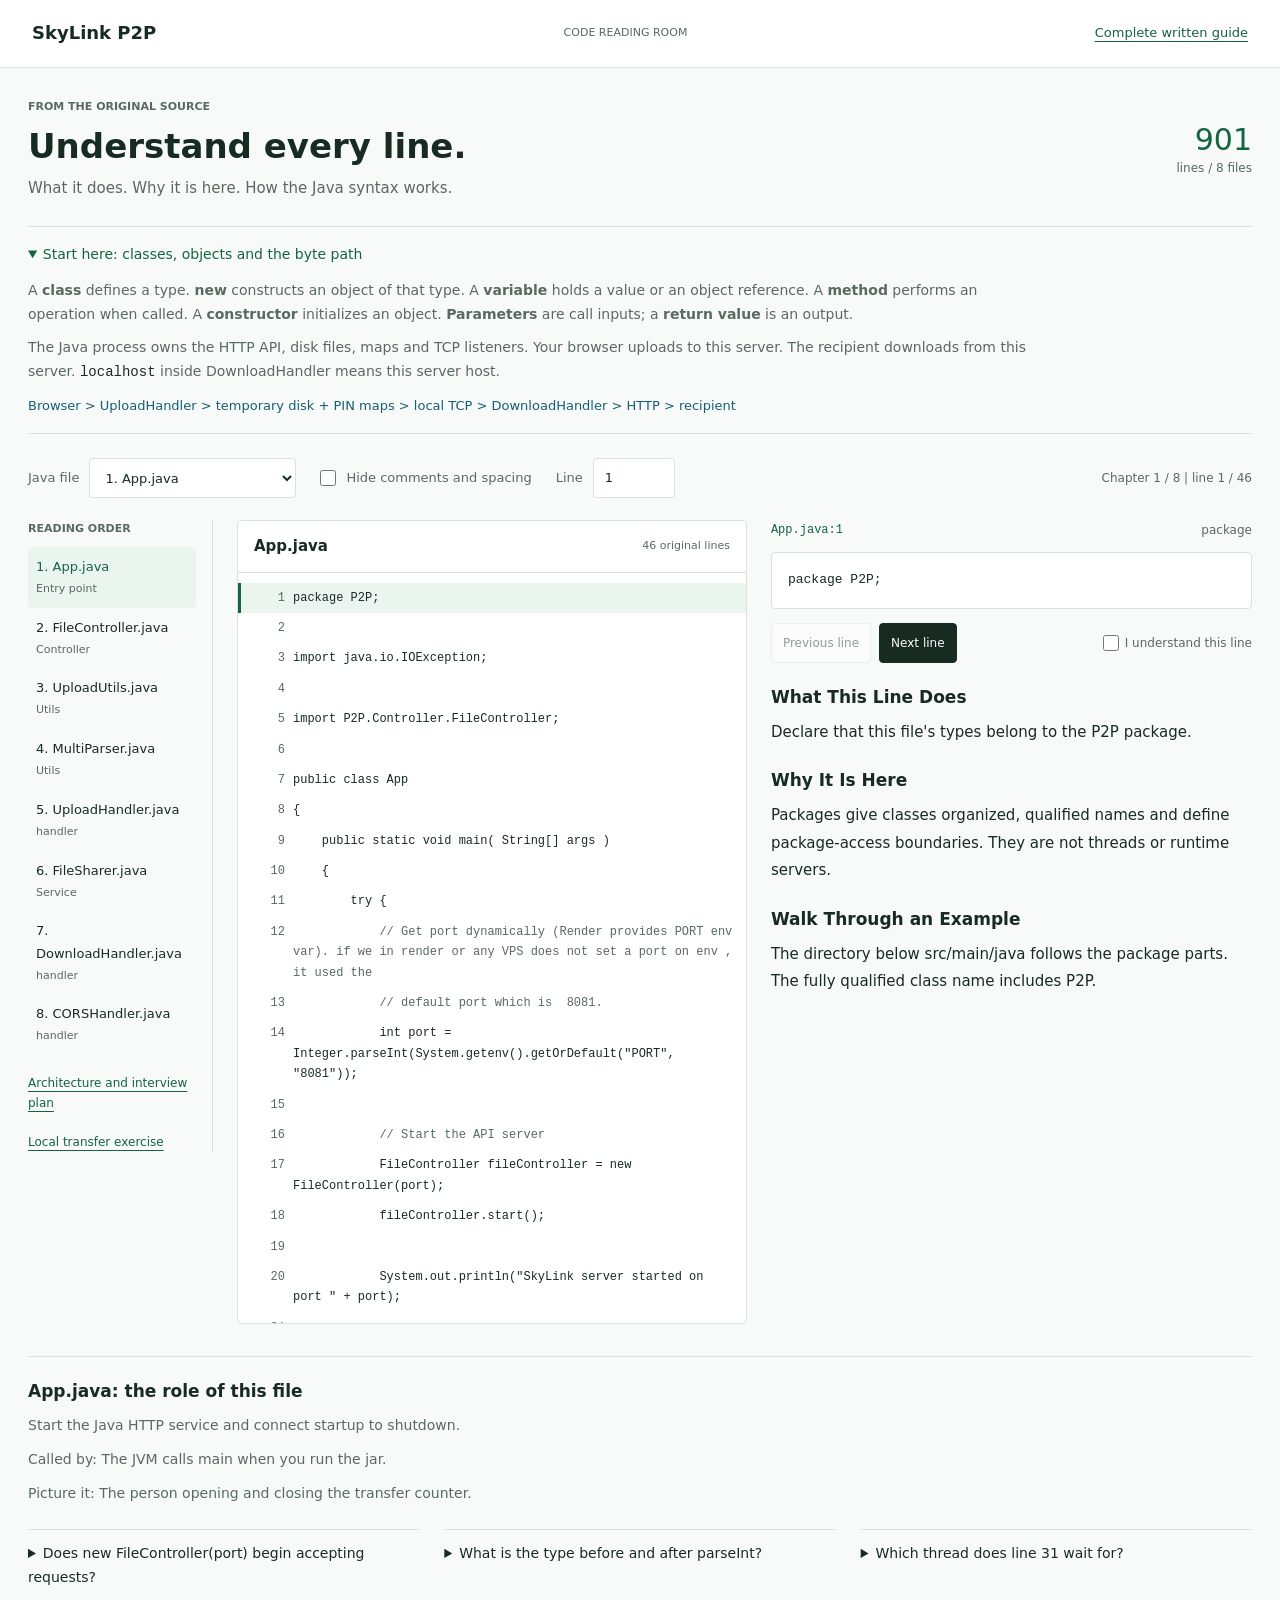
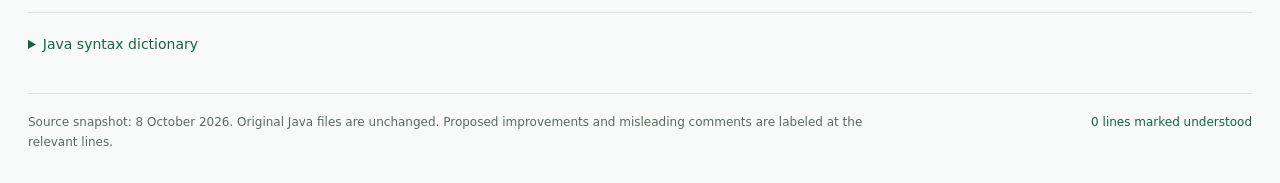
<file: docs/code-walkthrough/index.html>
<!doctype html>
<html lang="en">
<head><meta charset="utf-8"><meta name="viewport" content="width=device-width, initial-scale=1"><title>SkyLink P2P | Every Line Explained</title><link rel="stylesheet" href="reader.css"></head>
<body>
<header><a href="../learning/index.html">SkyLink P2P</a><span>CODE READING ROOM</span><a href="../LINE_BY_LINE_GUIDE.md">Complete written guide</a></header>
<main>
  <div class="heading"><div><p class="eyebrow">FROM THE ORIGINAL SOURCE</p><h1>Understand every line.</h1><p>What it does. Why it is here. How the Java syntax works.</p></div><div class="coverage"><strong id="total-lines">901</strong><span>lines / 8 files</span></div></div>
  <details class="foundations" open><summary>Start here: classes, objects and the byte path</summary><div><p>A <strong>class</strong> defines a type. <strong>new</strong> constructs an object of that type. A <strong>variable</strong> holds a value or an object reference. A <strong>method</strong> performs an operation when called. A <strong>constructor</strong> initializes an object. <strong>Parameters</strong> are call inputs; a <strong>return value</strong> is an output.</p><p>The Java process owns the HTTP API, disk files, maps and TCP listeners. Your browser uploads to this server. The recipient downloads from this server. <code>localhost</code> inside DownloadHandler means this server host.</p><p class="byte-path">Browser &gt; UploadHandler &gt; temporary disk + PIN maps &gt; local TCP &gt; DownloadHandler &gt; HTTP &gt; recipient</p></div></details>
  <div class="toolbar"><label>Java file<select id="file-select" aria-label="Select Java file"></select></label><label class="mode"><input id="code-only" type="checkbox"> Hide comments and spacing</label><label class="line-jump">Line<input id="line-jump" type="number" min="1" value="1" aria-label="Jump to source line"></label><span id="file-position"></span></div>
  <div class="reader">
    <aside><p class="eyebrow">READING ORDER</p><div id="file-tree"></div><a href="../INTERVIEW_PREP.md">Architecture and interview plan</a><a href="../HOW_TO_RUN.md">Local transfer exercise</a></aside>
    <section class="source-panel"><div class="pane-title"><h2 id="source-name">App.java</h2><span id="source-count"></span></div><div id="source-lines" aria-label="Original Java source"></div></section>
    <section class="explanation"><div class="selected-meta"><span id="selected-location"></span><span id="line-kind"></span></div><pre id="selected-code"></pre><div class="line-navigation"><button id="prev">Previous line</button><button id="next">Next line</button><label><input id="understood" type="checkbox"> I understand this line</label></div><div id="line-teaching" aria-live="polite"><h2>What This Line Does</h2><p id="what"></p><h2>Why It Is Here</h2><p id="why"></p><div id="example-section"><h2>Walk Through an Example</h2><p id="example"></p></div><div id="caution-section" class="caution"><h2>Actual Behavior</h2><p id="caution"></p></div><details id="syntax-section" open><summary>Read the syntax</summary><dl id="syntax"></dl></details></div></section>
  </div>
  <section class="file-context"><h2 id="context-title"></h2><p id="purpose"></p><p id="caller"></p><p id="analogy"></p><div id="checks"></div></section>
  <details class="dictionary"><summary>Java syntax dictionary</summary><dl id="dictionary"></dl></details>
  <footer><p>Source snapshot: 8 October 2026. Original Java files are unchanged. Proposed improvements and misleading comments are labeled at the relevant lines.</p><p id="progress"></p></footer>
</main>
<script src="snapshot.js"></script><script src="reader.js"></script>
</body></html>
</file>
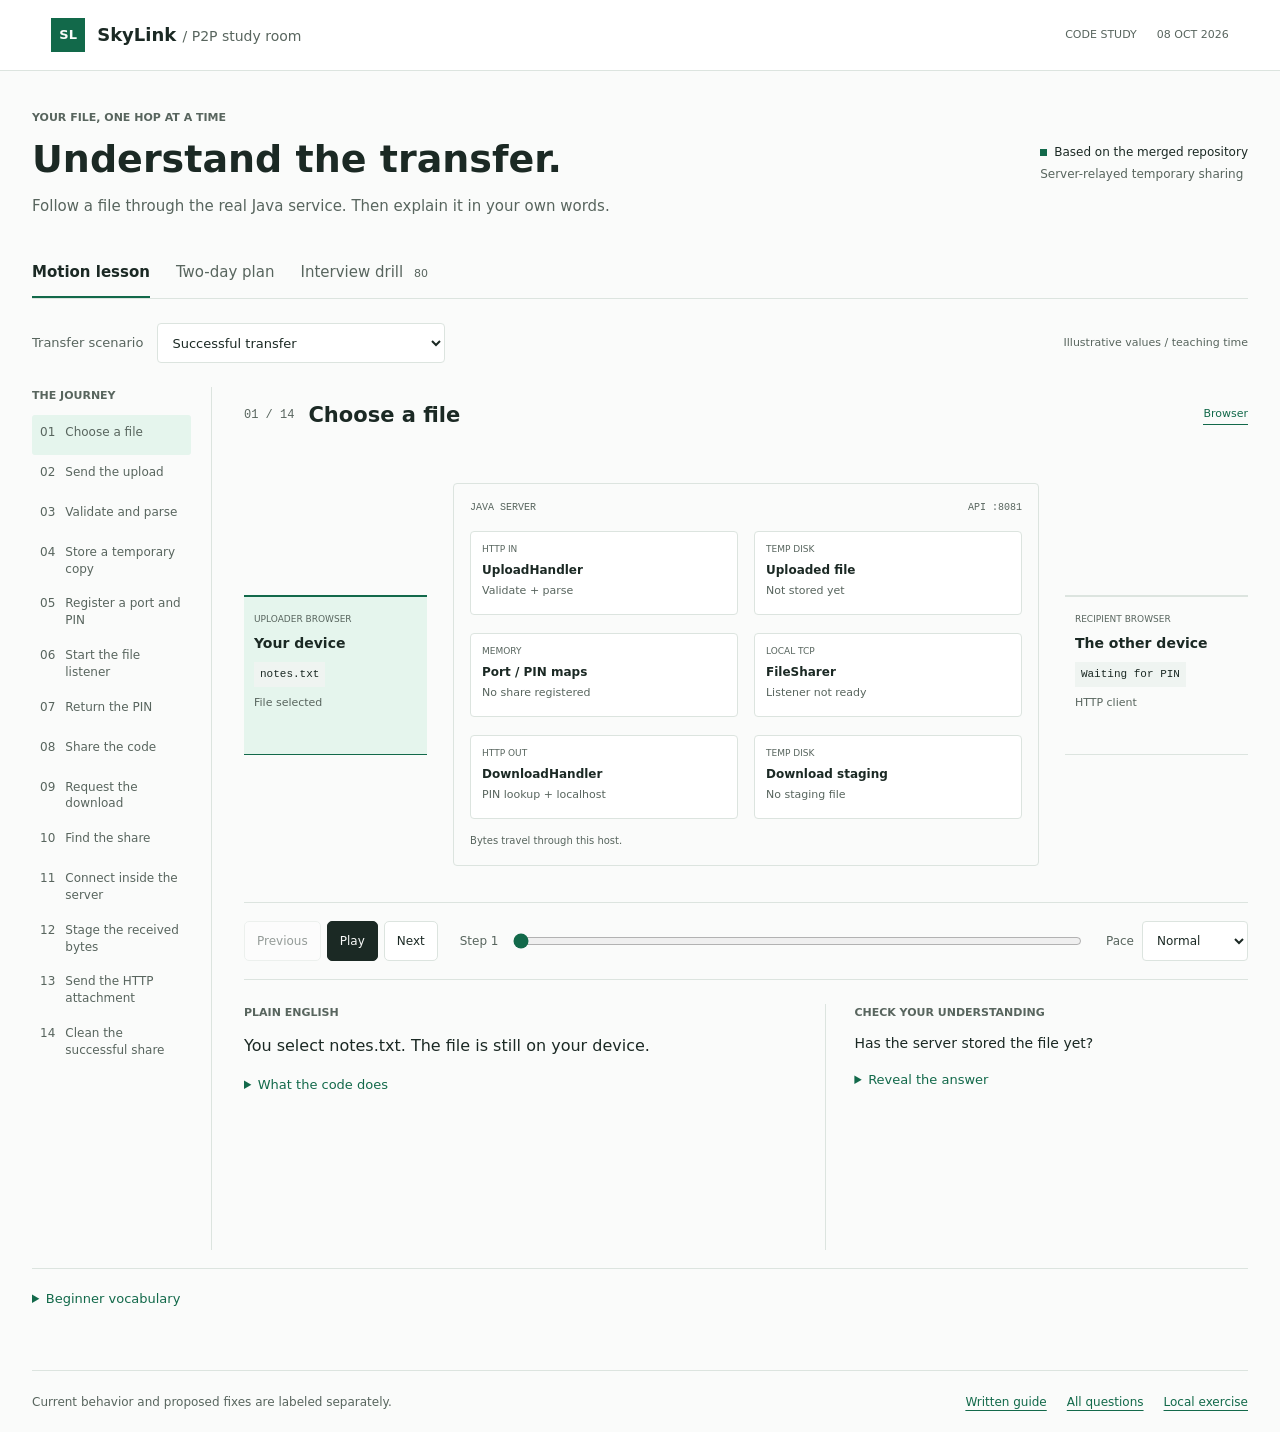
<file: docs/learning/index.html>
<!doctype html>
<html lang="en">
<head>
  <meta charset="utf-8">
  <meta name="viewport" content="width=device-width, initial-scale=1">
  <title>SkyLink P2P | Learn the Transfer</title>
  <link rel="stylesheet" href="lesson.css">
</head>
<body>
  <header class="topbar">
    <a class="brand" href="#lesson"><span class="brand-mark" aria-hidden="true">SL</span><span>SkyLink <span class="brand-sub">/ P2P study room</span></span></a>
    <span class="edition">CODE STUDY <span>08 OCT 2026</span></span>
  </header>
  <main>
    <div class="page-heading"><div><p class="eyebrow">YOUR FILE, ONE HOP AT A TIME</p><h1>Understand the transfer.</h1><p class="lede">Follow a file through the real Java service. Then explain it in your own words.</p></div><div class="scope-note"><span class="status-dot"></span>Based on the merged repository<br><span>Server-relayed temporary sharing</span></div></div>
    <nav class="tabs" aria-label="Study views" role="tablist">
      <button id="tab-lesson" role="tab" aria-selected="true" aria-controls="lesson" data-tab="lesson">Motion lesson</button>
      <button id="tab-plan" role="tab" aria-selected="false" aria-controls="plan" data-tab="plan">Two-day plan</button>
      <button id="tab-drill" role="tab" aria-selected="false" aria-controls="drill" data-tab="drill">Interview drill <span>80</span></button>
    </nav>
    <section id="lesson" role="tabpanel" aria-labelledby="tab-lesson">
      <div class="lesson-toolbar"><label>Transfer scenario <select id="scenario"><option value="success">Successful transfer</option><option value="invalid">Wrong PIN</option><option value="timeout">No download for 50 seconds</option><option value="retry">Download the same PIN again</option><option value="startup">Download before listener is ready</option><option value="race">Two uploads choose the same port</option></select></label><span class="simulation-label">Illustrative values / teaching time</span></div>
      <div class="lesson-layout">
        <aside class="chapter-list" aria-label="Transfer steps"><p class="eyebrow">THE JOURNEY</p><ol id="chapters"></ol></aside>
        <div class="visual-column">
          <div class="scene-heading"><span id="step-number" class="step-count">01 / 12</span><h2 id="scene-title">Choose a file</h2><span id="outcome" class="outcome">Browser</span></div>
          <div class="network" id="network" role="img" aria-label="Two browsers connected through the Java server, with local disk, maps and a TCP listener">
            <svg id="wires" aria-hidden="true"><path id="route"/><circle id="packet" r="6"/></svg>
            <div id="uploader" class="peer node"><span class="node-kind">UPLOADER BROWSER</span><strong>Your device</strong><span class="file-chip">notes.txt</span><small id="uploader-detail">File selected</small></div>
            <div class="server-boundary"><div class="host-heading"><span>JAVA SERVER</span><span>API :8081</span></div><div class="server-grid">
              <div id="upload" class="module node"><span class="node-kind">HTTP IN</span><strong>UploadHandler</strong><small>Validate + parse</small></div>
              <div id="disk" class="module node"><span class="node-kind">TEMP DISK</span><strong>Uploaded file</strong><small id="disk-detail">Not stored yet</small></div>
              <div id="maps" class="module node"><span class="node-kind">MEMORY</span><strong>Port / PIN maps</strong><small id="map-detail">No share registered</small></div>
              <div id="listener" class="module node"><span class="node-kind">LOCAL TCP</span><strong>FileSharer</strong><small id="socket-detail">Listener not started</small></div>
              <div id="download" class="module node"><span class="node-kind">HTTP OUT</span><strong>DownloadHandler</strong><small>PIN lookup + localhost</small></div>
              <div id="staging" class="module node"><span class="node-kind">TEMP DISK</span><strong>Download staging</strong><small id="staging-detail">No staging file</small></div>
            </div><div class="host-footer" id="server-status">Bytes travel through this host.</div></div>
            <div id="recipient" class="peer node"><span class="node-kind">RECIPIENT BROWSER</span><strong>The other device</strong><span class="file-chip" id="recipient-chip">Waiting for PIN</span><small id="recipient-detail">HTTP client</small></div>
          </div>
          <div class="player"><div class="player-buttons"><button id="previous" aria-label="Previous step" title="Previous step">Previous</button><button id="play" class="primary" aria-label="Play lesson">Play</button><button id="next" aria-label="Next step" title="Next step">Next</button></div><label class="scrubber"><span>Step <output id="step-output">1</output></span><input id="scrub" type="range" min="0" max="11" value="0" aria-label="Lesson step"></label><label class="pace">Pace<select id="pace"><option value="9000">Slow</option><option value="6500" selected>Normal</option><option value="3500">Fast</option></select></label></div>
          <div class="teaching" aria-live="polite"><div class="teaching-copy"><p class="eyebrow">PLAIN ENGLISH</p><p id="plain"></p><details id="technical"><summary>What the code does</summary><p id="detail"></p><code id="source"></code></details></div><div class="recall"><p class="eyebrow">CHECK YOUR UNDERSTANDING</p><p id="recall-question"></p><details id="recall-answer"><summary>Reveal the answer</summary><p id="recall-solution"></p></details></div></div>
        </div>
      </div>
      <details class="glossary"><summary>Beginner vocabulary</summary><dl><dt>HTTP</dt><dd>A browser request/response with a method, URL, headers and body.</dd><dt>TCP socket</dt><dd>A connection carrying an ordered stream of bytes. Used inside the Java host here.</dd><dt>Port</dt><dd>A network endpoint number. API port and file-listener port have different jobs.</dd><dt>localhost</dt><dd>The machine executing the code. Here, the server, not the uploader's browser.</dd><dt>Boundary</dt><dd>A separator in the multipart upload envelope.</dd><dt>PIN</dt><dd>A bearer secret used to find a pending share; not a user login.</dd><dt>Atomic</dt><dd>One indivisible state change. Separate safe map operations do not make an entire workflow atomic.</dd><dt>EOF</dt><dd>End of stream. It says the stream ended, not that the expected whole file arrived.</dd></dl></details>
    </section>
    <section id="plan" role="tabpanel" aria-labelledby="tab-plan" hidden>
      <div class="plan-intro"><h2>Two days. A clear route.</h2><p>Six focused hours each day, plus breaks. Work aloud and draw the byte path from memory. Progress is stored only in this browser.</p><button id="clear-progress" title="Clear study completion marks">Clear progress</button></div>
      <div class="days"><section class="day"><div class="day-heading"><span>DAY 01</span><h3>Understand the working system</h3></div><div id="day1"></div></section><section class="day"><div class="day-heading"><span>DAY 02</span><h3>Debug, defend, interview</h3></div><div id="day2"></div></section></div>
      <div class="revision"><h3>Your two-minute explanation</h3><p>Product purpose. Two backends. Upload to server disk. PIN and per-file listener. Download through localhost to HTTP. Successful-path cleanup. One current weakness and a proposed fix. Your actual contribution.</p><p>Say “server-relayed temporary transfer.” Avoid unsupported claims about direct P2P, end-to-end encryption, guaranteed expiry cleanup or exactly-once delivery.</p></div>
    </section>
    <section id="drill" role="tabpanel" aria-labelledby="tab-drill" hidden>
      <div class="drill-toolbar"><label>Question level<select id="question-level"><option value="All">All 80 questions</option><option value="Beginner">Beginner / 20</option><option value="Intermediate">Intermediate / 30</option><option value="Advanced">Advanced / 30</option><option value="Review">Marked for review</option></select></label><label class="answer-toggle"><input id="show-answers" type="checkbox"> Show model answers</label><span id="question-count"></span></div>
      <article class="flashcard"><div class="question-meta"><span id="question-id"></span><span id="question-topic"></span></div><h2 id="question-text"></h2><details id="model-answer"><summary>Reveal model answer</summary><p id="answer-text"></p><p class="answer-source" id="answer-source"></p></details><div class="flashcard-footer"><label><input id="review-question" type="checkbox"> Mark for review</label><span>Speak first. Then compare the mechanism and trade-off.</span></div></article>
      <div class="question-controls"><button id="question-prev">Previous question</button><button id="question-next" class="primary">Next question</button><button id="shuffle" title="Choose a random question">Random question</button></div>
      <div class="mock"><h3>Practice rounds</h3><p><strong>25 minutes:</strong> Q1 pitch, Q21 upload, Q23 multipart, Q25 localhost, Q29 maps, Q38 tests, Q79 contribution.</p><p><strong>30 minutes:</strong> Q51 race, Q55 competing downloads, Q59 timeout, Q60 tokens, Q65 redesign, Q67 replicas, Q80 priorities.</p><p>Self-score: 0 cannot explain; 1 names terms; 2 explains mechanism; 3 adds a correct example and trade-off.</p></div>
    </section>
    <footer class="footer"><span>Current behavior and proposed fixes are labeled separately.</span><div><a href="../../INTERVIEW_PREP.md">Written guide</a><a href="../QUESTION_BANK.md">All questions</a><a href="../HOW_TO_RUN.md">Local exercise</a></div></footer>
  </main>
  <script src="questions.js"></script>
  <script src="lesson.js"></script>
</body>
</html>
</file>
<file: docs/code-walkthrough/reader.css>
:root{color-scheme:light dark;--bg:light-dark(#f8faf9,#171c19);--surface:light-dark(#fff,#202722);--ink:light-dark(#182b22,#edf3ef);--muted:light-dark(#596a60,#b5c5bb);--line:light-dark(#d8e3dc,#405047);--green:light-dark(#146442,#90deb3);--soft:light-dark(#eaf5ef,#253d2e);--cyan:light-dark(#165e73,#9ddce9);--warning:light-dark(#793626,#efbdab);--warnbg:light-dark(#fff4ef,#392820)}
*{box-sizing:border-box}body{margin:0;font:15px/1.7 system-ui,-apple-system,"Segoe UI",sans-serif;background:var(--bg);color:var(--ink);letter-spacing:0}button,input,select{font:inherit}a{color:var(--green);text-underline-offset:4px}header{display:flex;justify-content:space-between;align-items:center;gap:16px;padding:18px 32px;border-bottom:1px solid var(--line);background:var(--surface);font-size:13px;flex-wrap:wrap}header>a:first-child{font-weight:600;font-size:18px;text-decoration:none;color:var(--ink)}header>span{font-size:11px;color:var(--muted)}main{max-width:1550px;margin:auto;padding:30px 28px}h1,h2,p{margin:0}h1{font-size:34px;line-height:1.3;font-weight:600}h2{font-size:17px;line-height:1.5;font-weight:600}.heading{display:flex;align-items:center;justify-content:space-between;gap:20px;margin-bottom:24px}.heading>div>p:last-child{color:var(--muted);margin-top:8px}.eyebrow{font-size:11px;font-weight:600;color:var(--muted);margin-bottom:8px}.coverage{display:flex;flex-direction:column;align-items:flex-end;color:var(--muted);font-size:12px}.coverage strong{color:var(--green);font-size:30px;font-weight:500;line-height:1.2;font-variant-numeric:tabular-nums}summary{cursor:pointer;color:var(--green);font-size:14px}.foundations{border-top:1px solid var(--line);border-bottom:1px solid var(--line);padding:16px 0;margin-bottom:24px}.foundations>div{max-width:1000px;padding:12px 0 0}.foundations p+p{margin-top:10px}.foundations p{font-size:14px;color:var(--muted)}.foundations .byte-path{color:var(--cyan);font-size:13px}code,pre{font-family:ui-monospace,Consolas,"Courier New",monospace}code{color:var(--ink)}button,select,input[type=number]{color:var(--ink);background:var(--surface);border:1px solid var(--line);border-radius:4px;min-height:40px;padding:7px 11px}button,select{cursor:pointer}button:hover{background:var(--soft)}button:disabled{opacity:.45;cursor:default}button:focus-visible,select:focus-visible,input:focus-visible,summary:focus-visible,a:focus-visible{outline:3px solid var(--cyan);outline-offset:2px}input[type=checkbox]{accent-color:var(--green);width:16px;height:16px;margin:0}.toolbar{display:flex;align-items:center;gap:24px;margin-bottom:22px;flex-wrap:wrap;font-size:13px;color:var(--muted)}.toolbar label{display:flex;align-items:center;gap:10px}.toolbar select{max-width:280px}.line-jump input{width:82px}.toolbar>span{margin-left:auto;font-size:12px}.reader{display:grid;grid-template-columns:185px minmax(0,1.06fr) minmax(0,1fr);gap:24px;align-items:start}.reader aside{border-right:1px solid var(--line);padding-right:16px}.reader aside>a{display:block;font-size:12px;margin-top:18px}#file-tree button{display:block;width:100%;text-align:left;border:0;background:transparent;font-size:13px;padding:9px 8px;overflow-wrap:anywhere}#file-tree button[aria-current=true]{background:var(--soft);color:var(--green)}#file-tree button small{display:block;font-size:11px;color:var(--muted);margin-top:2px}.source-panel{border:1px solid var(--line);border-radius:5px;overflow:hidden;background:var(--surface)}.pane-title{display:flex;justify-content:space-between;gap:10px;padding:14px 16px;border-bottom:1px solid var(--line);align-items:center}.pane-title h2{font-size:15px}.pane-title span{font-size:11px;color:var(--muted)}#source-lines{max-height:750px;overflow-y:auto;padding:10px 0;scrollbar-width:thin}#source-lines button{display:grid;grid-template-columns:35px minmax(0,1fr);gap:8px;border:0;border-radius:0;background:transparent;padding:5px 12px;min-height:30px;text-align:left;width:100%;font:12px/1.7 ui-monospace,Consolas,monospace}#source-lines .number{color:var(--muted);text-align:right;font-variant-numeric:tabular-nums;user-select:none}#source-lines code{white-space:pre-wrap;overflow-wrap:anywhere;tab-size:4;min-width:0;font-weight:400}#source-lines button.comment code{color:var(--muted)}#source-lines button[aria-current=true]{background:var(--soft);box-shadow:inset 3px 0 var(--green)}#source-lines button:hover{background:var(--soft)}.selected-meta{display:flex;justify-content:space-between;gap:10px;font-size:12px;color:var(--muted);padding:0 0 12px}.selected-meta span:first-child{color:var(--green);font-family:ui-monospace,Consolas,monospace}#selected-code{padding:16px;margin:0;background:var(--surface);border:1px solid var(--line);border-radius:4px;white-space:pre-wrap;overflow-wrap:anywhere;font-size:13px;min-height:56px;line-height:1.75}.line-navigation{display:flex;gap:8px;align-items:center;flex-wrap:wrap;margin:14px 0 22px}.line-navigation button{font-size:12px}.line-navigation button:nth-child(2){background:var(--ink);color:var(--bg);border-color:var(--ink)}.line-navigation label{display:flex;align-items:center;gap:6px;color:var(--muted);font-size:12px;line-height:1.5;margin-left:auto}#line-teaching>h2{margin:22px 0 8px}#line-teaching>p,#example-section p,.caution p{font-size:15px;line-height:1.85}#example-section{margin:22px 0}#example-section h2{margin-bottom:8px}.caution{margin:22px 0;padding:14px 16px;border-left:3px solid var(--warning);background:var(--warnbg)}.caution h2{color:var(--warning);font-size:15px;margin-bottom:8px}.caution p{font-size:14px}#syntax-section{border-top:1px solid var(--line);padding-top:16px;margin-top:20px}dl{display:grid;grid-template-columns:95px minmax(0,1fr);gap:12px 16px;margin:16px 0;font-size:13px}dt{font-family:ui-monospace,Consolas,monospace;color:var(--ink);overflow-wrap:anywhere}dd{margin:0;color:var(--muted);overflow-wrap:anywhere}.file-context{border-top:1px solid var(--line);padding:22px 0;margin-top:32px}.file-context>p{color:var(--muted);font-size:14px;max-width:1000px;margin-top:10px}#checks{display:grid;grid-template-columns:repeat(3,minmax(0,1fr));gap:25px;margin-top:24px}#checks details{border-top:1px solid var(--line);padding-top:12px}#checks summary{color:var(--ink);font-size:14px}#checks p{color:var(--muted);font-size:14px;margin-top:12px}.dictionary{border-top:1px solid var(--line);padding:20px 0}.dictionary dl{max-width:1000px}footer{border-top:1px solid var(--line);padding-top:18px;display:flex;gap:24px;justify-content:space-between;color:var(--muted);font-size:12px;margin-top:16px}footer p:first-child{max-width:850px}#progress{color:var(--green);white-space:nowrap}[hidden]{display:none!important}
@media(max-width:1150px){.reader{grid-template-columns:minmax(0,1fr) minmax(0,1fr);gap:24px}.reader aside{display:none}.toolbar select{max-width:230px}.line-navigation label{width:100%;margin:5px 0 0}}
@media(max-width:750px){header{padding:16px 18px}header>span{display:none}main{padding:24px 18px}.heading{align-items:flex-start}h1{font-size:28px}.heading>div>p:last-child{font-size:14px}.coverage{display:none}.toolbar{gap:16px;align-items:flex-start}.toolbar>label:first-child{width:100%;justify-content:space-between}.toolbar select{max-width:calc(100% - 75px);min-width:180px}.toolbar>span{margin:0;width:100%}.reader{display:flex;flex-direction:column;gap:22px}.source-panel{width:100%}#source-lines{max-height:230px}.explanation{width:100%}#source-lines button{font-size:12px;min-height:36px}.line-navigation{gap:10px}.line-navigation label{margin:4px 0 0}.line-navigation button{min-height:44px}.explanation h2{font-size:16px}#checks{grid-template-columns:1fr;gap:16px}footer{display:block}footer p+p{margin-top:10px}dl{grid-template-columns:78px minmax(0,1fr);gap:12px}#selected-code{font-size:12px}.toolbar .mode{font-size:12px}.line-jump{margin-left:auto}.foundations p{font-size:14px}.pane-title{padding:11px 14px}}
@media(prefers-reduced-motion:reduce){*{scroll-behavior:auto!important}}
</file>
<file: docs/learning/lesson.css>
:root{color-scheme:light dark;--bg:light-dark(#fafbfa,#171b19);--surface:light-dark(#fff,#202623);--ink:light-dark(#1b2924,#edf3ef);--muted:light-dark(#58655e,#b4c2b9);--line:light-dark(#dce4df,#3e4942);--soft:light-dark(#eff4f1,#2b3530);--green:light-dark(#12694a,#85d9b2);--green-soft:light-dark(#e5f5ed,#203c30);--red:light-dark(#a73536,#ffb2b3);--red-soft:light-dark(#fff0f0,#472a2d);--cyan:light-dark(#12657c,#91d6e8)}
*{box-sizing:border-box}body{margin:0;background:var(--bg);color:var(--ink);font:15px/1.6 system-ui,-apple-system,"Segoe UI",sans-serif;letter-spacing:0}button,input,select{font:inherit}button,select{cursor:pointer}button{border:1px solid var(--line);background:var(--surface);color:var(--ink);border-radius:5px;padding:8px 14px;min-height:40px}button:hover{background:var(--soft)}button:disabled{opacity:.45;cursor:default}button.primary{background:var(--ink);color:var(--bg);border-color:var(--ink)}button.primary:hover{opacity:.9}button:focus-visible,input:focus-visible,select:focus-visible,summary:focus-visible,a:focus-visible{outline:3px solid var(--cyan);outline-offset:3px}select{max-width:100%;padding:7px 30px 7px 10px;border:1px solid var(--line);background:var(--surface);color:var(--ink);border-radius:4px;min-height:40px}a{color:var(--green);text-underline-offset:4px}h1,h2,h3,p{margin:0}h1{font-size:38px;line-height:1.2;font-weight:600}h2{font-size:23px;line-height:1.3;font-weight:600}h3{font-size:19px;font-weight:600}.topbar{border-bottom:1px solid var(--line);padding:18px 4%;display:flex;justify-content:space-between;gap:20px;align-items:center;background:var(--surface)}.brand{display:flex;align-items:center;gap:12px;text-decoration:none;color:var(--ink);font-weight:600;font-size:18px}.brand-mark{display:grid;place-items:center;width:34px;height:34px;background:var(--green);color:var(--bg);font-size:13px}.brand-sub{font-weight:400;color:var(--muted);font-size:14px}.edition{font-size:11px;color:var(--muted);display:flex;gap:20px}main{max-width:1280px;padding:38px 32px 20px;margin:auto}.page-heading{display:flex;justify-content:space-between;gap:24px;align-items:center;margin-bottom:30px}.eyebrow{font-size:11px;font-weight:600;color:var(--muted);margin-bottom:10px}.lede{color:var(--muted);margin-top:12px}.scope-note{font-size:12px;line-height:1.8;flex-shrink:0}.scope-note>span:last-child{color:var(--muted)}.status-dot{display:inline-block;width:7px;height:7px;background:var(--green);margin-right:7px}.tabs{display:flex;gap:26px;border-bottom:1px solid var(--line);margin-bottom:24px}.tabs button{background:transparent;border:0;border-bottom:2px solid transparent;border-radius:0;padding:12px 0;color:var(--muted)}.tabs button[aria-selected=true]{color:var(--ink);border-bottom-color:var(--green);font-weight:600}.tabs button span{font-size:11px;margin-left:6px;color:var(--muted)}.lesson-toolbar{display:flex;justify-content:space-between;gap:18px;align-items:center;margin-bottom:24px}.lesson-toolbar label,.drill-toolbar>label{display:flex;align-items:center;gap:14px;color:var(--muted);font-size:13px}.simulation-label{color:var(--muted);font-size:11px}.lesson-layout{display:grid;grid-template-columns:180px minmax(0,1fr);gap:32px}.chapter-list{border-right:1px solid var(--line);padding-right:20px}.chapter-list ol{list-style:none;padding:0;margin:0}.chapter-list button{width:100%;display:flex;gap:10px;text-align:left;border:0;border-radius:3px;background:transparent;font-size:12px;padding:9px 8px;line-height:1.4;min-height:40px}.chapter-list button span{color:var(--muted);font-variant-numeric:tabular-nums}.chapter-list button[aria-current=step]{background:var(--green-soft);color:var(--green)}.chapter-list button:hover{background:var(--soft)}.visual-column{min-width:0}.scene-heading{display:flex;align-items:center;gap:14px;min-height:56px;margin-bottom:18px;flex-wrap:wrap}.step-count{font:12px/1.5 ui-monospace,Consolas,monospace;color:var(--muted);font-variant-numeric:tabular-nums}.scene-heading h2{font-size:21px;flex:1;min-width:150px}.outcome{font-size:11px;color:var(--green);border-bottom:1px solid var(--green);padding-bottom:2px}.outcome.error{color:var(--red);border-color:var(--red)}.network{position:relative;display:grid;grid-template-columns:minmax(125px,1fr) minmax(300px,3.2fr) minmax(125px,1fr);gap:26px;align-items:center;padding:22px 0;min-height:360px}.network #wires{position:absolute;inset:0;width:100%;height:100%;overflow:visible;pointer-events:none;z-index:2}.network #route{fill:none;stroke:var(--green);stroke-width:2;opacity:.75}.network #packet{fill:var(--green);stroke:var(--bg);stroke-width:2}.network.error #route{stroke:var(--red)}.network.error #packet{fill:var(--red)}.node{position:relative;z-index:3;min-width:0;transition:background .25s,border-color .25s}.peer{display:flex;flex-direction:column;align-items:flex-start;gap:8px;padding:16px 10px;border-top:2px solid var(--line);border-bottom:1px solid var(--line);background:var(--bg);min-height:160px}.node-kind{font-size:9px;color:var(--muted);line-height:1.5}.peer strong{font-size:14px;line-height:1.4}.file-chip{font:11px/1.6 ui-monospace,Consolas,monospace;background:var(--soft);padding:4px 6px;overflow-wrap:anywhere;max-width:100%}.node small{font-size:11px;color:var(--muted);line-height:1.5;overflow-wrap:anywhere}.server-boundary{padding:16px;border:1px solid var(--line);border-radius:4px}.host-heading{display:flex;justify-content:space-between;gap:8px;font:10px/1.5 ui-monospace,Consolas,monospace;color:var(--muted);margin-bottom:16px}.server-grid{display:grid;grid-template-columns:repeat(2,minmax(0,1fr));gap:18px 16px}.module{display:flex;flex-direction:column;gap:5px;background:var(--surface);border:1px solid var(--line);border-radius:4px;padding:11px;min-height:84px}.module strong{font-size:12px;line-height:1.4;overflow-wrap:anywhere}.host-footer{font-size:10px;color:var(--muted);margin-top:14px;min-height:16px}.node.active{background:var(--green-soft);border-color:var(--green)}.network.error .node.active{background:var(--red-soft);border-color:var(--red)}.player{display:flex;align-items:center;gap:22px;padding:18px 0;border-top:1px solid var(--line);border-bottom:1px solid var(--line);margin-top:14px;flex-wrap:wrap}.player-buttons{display:flex;gap:6px}.player-buttons button{font-size:12px;padding:8px 12px}.scrubber{display:flex;flex:1;align-items:center;gap:12px;min-width:140px;font-size:12px;color:var(--muted)}.scrubber span{white-space:nowrap}.scrubber input{width:100%;accent-color:var(--green);min-width:50px}.pace{display:flex;align-items:center;gap:8px;font-size:12px;color:var(--muted)}.pace select{font-size:12px}.teaching{display:grid;grid-template-columns:1.3fr 1fr;gap:32px;padding-top:24px;min-height:270px}.teaching-copy>p:not(.eyebrow){font-size:16px;line-height:1.7}.teaching details{margin-top:16px;font-size:13px}.teaching details p{margin:12px 0;color:var(--muted)}summary{cursor:pointer;color:var(--green);font-size:13px}.teaching code{font:11px/1.7 ui-monospace,Consolas,monospace;color:var(--muted);overflow-wrap:anywhere}.recall{border-left:1px solid var(--line);padding-left:28px}.recall>p:not(.eyebrow){font-size:14px}.glossary{border-top:1px solid var(--line);padding:20px 0;margin-top:18px}.glossary dl{display:grid;grid-template-columns:110px 1fr;gap:10px;font-size:13px;max-width:900px}.glossary dt{font-weight:600}.glossary dd{margin:0;color:var(--muted)}.plan-intro{display:flex;gap:20px;align-items:center;flex-wrap:wrap;margin:12px 0 28px}.plan-intro p{flex:1;min-width:240px;color:var(--muted);font-size:14px}.plan-intro button{font-size:12px}.days{display:grid;grid-template-columns:repeat(2,minmax(0,1fr));gap:48px}.day-heading{border-bottom:2px solid var(--green);padding:12px 0 20px;display:flex;flex-direction:column;gap:8px}.day:nth-child(2) .day-heading{border-color:var(--cyan)}.day-heading span{font-size:11px;color:var(--green);font-weight:600}.day:nth-child(2) .day-heading span{color:var(--cyan)}.study-block{display:grid;grid-template-columns:22px 1fr;gap:14px;border-bottom:1px solid var(--line);padding:18px 0}.study-block input{margin:5px 0 0;width:17px;height:17px;accent-color:var(--green)}.study-block time{font:11px/1.6 ui-monospace,Consolas,monospace;color:var(--muted)}.study-block h4{font-size:15px;font-weight:600;margin:5px 0}.study-block p{font-size:13px;color:var(--muted)}.study-block .pass{color:var(--green);margin-top:7px;font-size:12px}.study-block.done h4{text-decoration:line-through;color:var(--muted)}.revision,.mock{margin-top:32px;padding:24px 0;border-top:1px solid var(--line)}.revision p,.mock p{margin-top:12px;color:var(--muted);max-width:900px;font-size:14px}.drill-toolbar{display:flex;gap:22px;align-items:center;flex-wrap:wrap;margin:16px 0 28px}.drill-toolbar .answer-toggle{color:var(--ink)}input[type=checkbox]{accent-color:var(--green)}#question-count{margin-left:auto;font-size:12px;color:var(--muted)}.flashcard{border:1px solid var(--line);border-radius:6px;background:var(--surface);padding:30px;min-height:310px}.question-meta{display:flex;gap:12px;font-size:12px;color:var(--green);margin-bottom:20px;flex-wrap:wrap}.question-meta span:last-child{color:var(--muted)}.flashcard h2{font-size:25px;max-width:900px}.flashcard details{margin-top:24px}.flashcard details p{margin-top:16px;max-width:900px}.flashcard .answer-source{font:12px/1.6 ui-monospace,Consolas,monospace;color:var(--muted)}.flashcard-footer{display:flex;justify-content:space-between;gap:16px;border-top:1px solid var(--line);margin-top:28px;padding-top:18px;font-size:12px;flex-wrap:wrap}.flashcard-footer>span{color:var(--muted)}.question-controls{display:flex;gap:10px;flex-wrap:wrap;margin-top:20px}.question-controls button{font-size:13px}.footer{margin-top:40px;padding:22px 0 0;border-top:1px solid var(--line);display:flex;gap:20px;justify-content:space-between;font-size:12px;color:var(--muted);flex-wrap:wrap}.footer div{display:flex;gap:20px;flex-wrap:wrap}[hidden]{display:none!important}
@media(min-width:1450px){main{max-width:1360px}.network{gap:34px}.module strong{font-size:13px}}
@media(max-width:1050px){.lesson-layout{grid-template-columns:145px minmax(0,1fr);gap:20px}.chapter-list{padding-right:10px}.network{grid-template-columns:105px minmax(250px,1fr) 105px;gap:15px}.server-boundary{padding:10px}.module{padding:9px}.server-grid{gap:14px 10px}.scope-note{display:none}.teaching{gap:20px}.recall{padding-left:20px}}
@media(max-width:850px){.lesson-layout{display:block}.chapter-list{border:0;padding:0;margin-bottom:18px}.chapter-list>p{display:none}.chapter-list ol{display:flex;gap:4px;flex-wrap:wrap}.chapter-list button{width:30px;min-height:30px;padding:5px;justify-content:center}.chapter-list button .chapter-name{display:none}.network{grid-template-columns:115px minmax(250px,1fr) 115px;gap:15px}.simulation-label{display:none}.days{gap:26px}.brand-sub{display:none}}
@media(max-width:620px){main{padding:25px 18px 18px}.topbar{padding:16px 18px}.edition{font-size:10px}.edition span{display:none}h1{font-size:30px}.lede{font-size:14px}.tabs{gap:22px;margin-bottom:20px}.tabs button{font-size:13px}.tabs button span{display:none}.lesson-toolbar label{align-items:flex-start;flex-direction:column;gap:6px;width:100%}.lesson-toolbar select{width:100%;font-size:14px}.network{grid-template-columns:1fr;gap:24px;padding:10px 0;min-height:0}.peer{min-height:86px;padding:12px;display:grid;grid-template-columns:1fr 1fr;gap:6px 12px}.peer .node-kind{grid-column:1/-1}.peer .file-chip{grid-column:2;grid-row:2/4;align-self:center;justify-self:end}.server-boundary{padding:14px}.server-grid{gap:16px}.module{min-height:91px;padding:12px}.module strong{font-size:13px}.node-kind{font-size:10px}.host-footer{font-size:11px}.node small{font-size:12px}.teaching{display:block;min-height:0}.recall{border-left:0;border-top:1px solid var(--line);padding:20px 0 0;margin-top:24px}.player{gap:14px}.player-buttons{width:100%}.player-buttons button{flex:1;min-height:44px}.scrubber{min-width:160px}.pace select{min-height:44px}.scene-heading{gap:10px}.scene-heading h2{font-size:19px}.outcome{font-size:10px}.days{display:block}.day+.day{margin-top:30px}.plan-intro{display:block}.plan-intro p{margin:14px 0}.plan-intro button{margin-bottom:4px}.drill-toolbar{gap:15px}.drill-toolbar>label{width:100%;justify-content:space-between}.drill-toolbar>label.answer-toggle{justify-content:flex-start}#question-count{margin-left:0}.flashcard{padding:22px 18px;min-height:0}.flashcard h2{font-size:22px}.question-controls button{min-height:44px}.glossary dl{grid-template-columns:85px 1fr}.footer div{gap:14px}}
@media(prefers-reduced-motion:reduce){*{scroll-behavior:auto!important;transition:none!important;animation:none!important}}
@media print{.topbar,.tabs,.player,.lesson-toolbar,.chapter-list,.question-controls,.footer{display:none}main{padding:0}.days{display:block}body{background:#fff;color:#000}.day{break-inside:avoid}}
</file>
